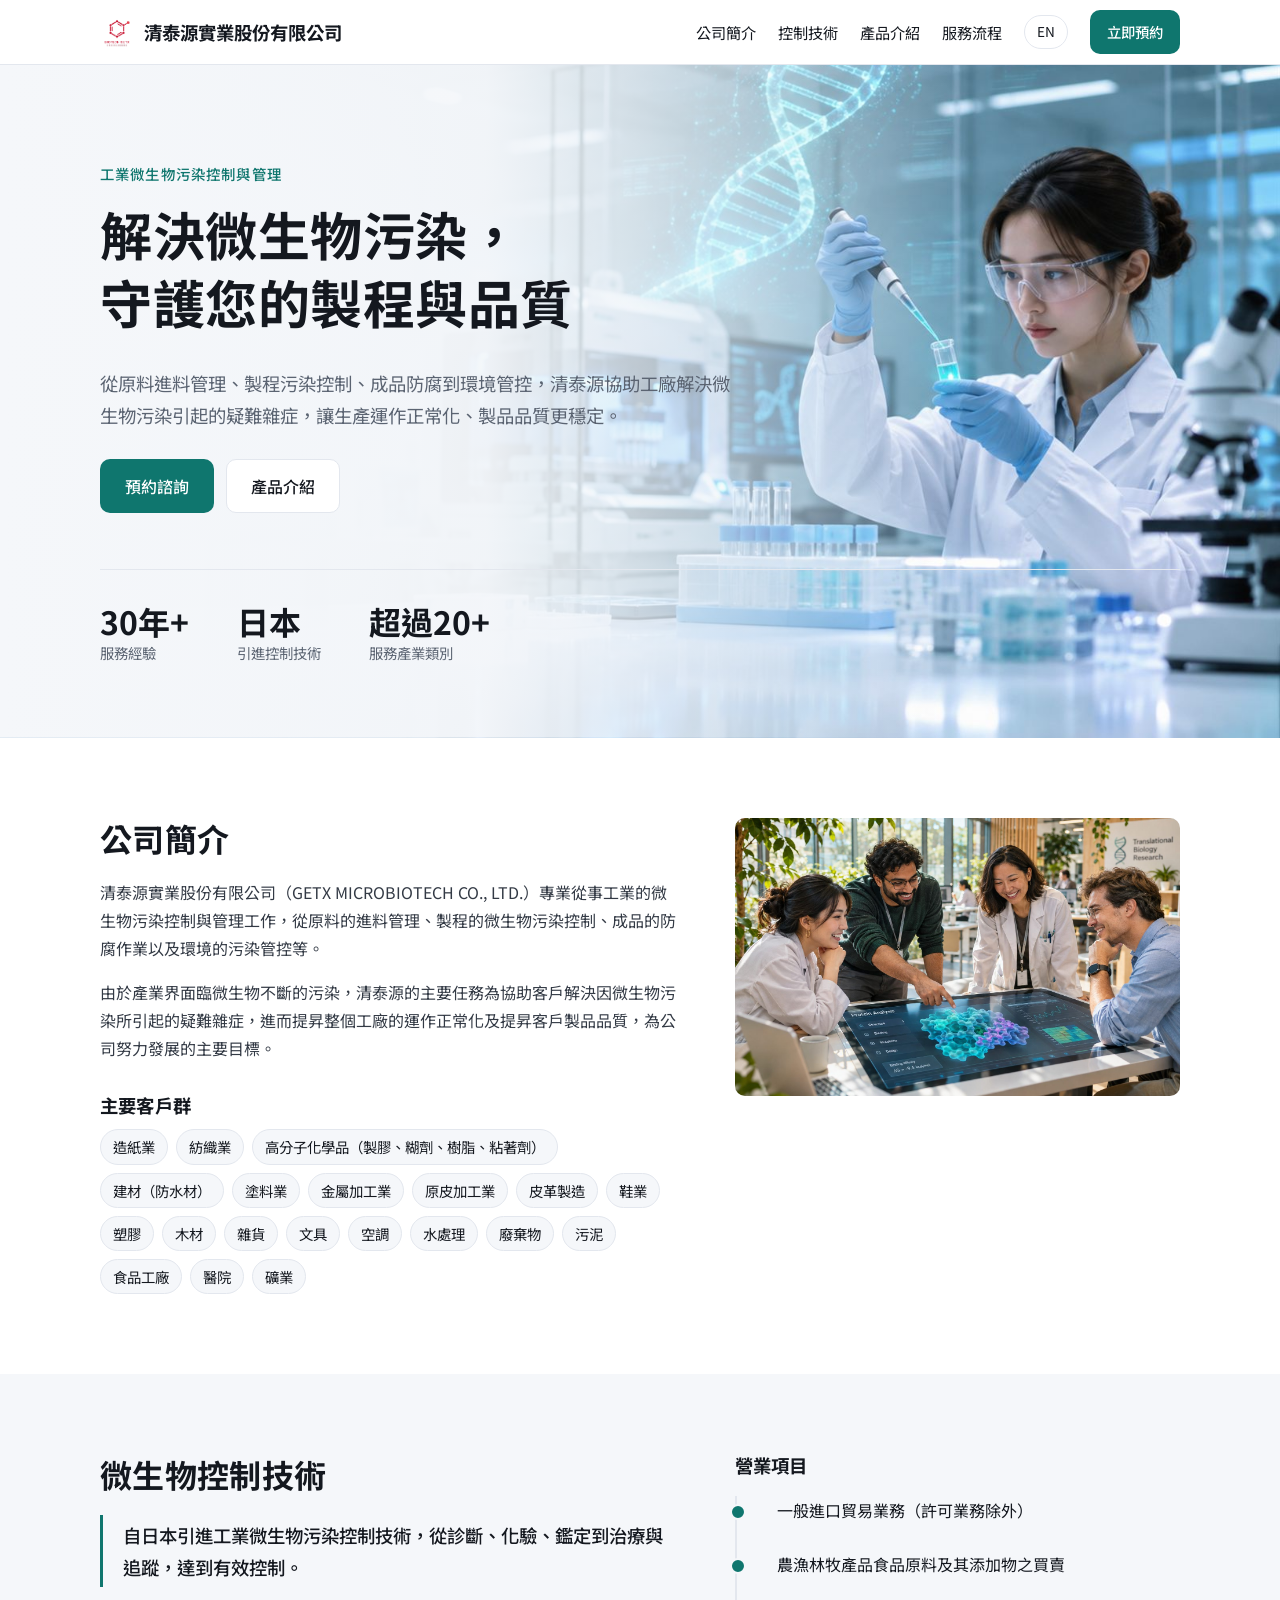
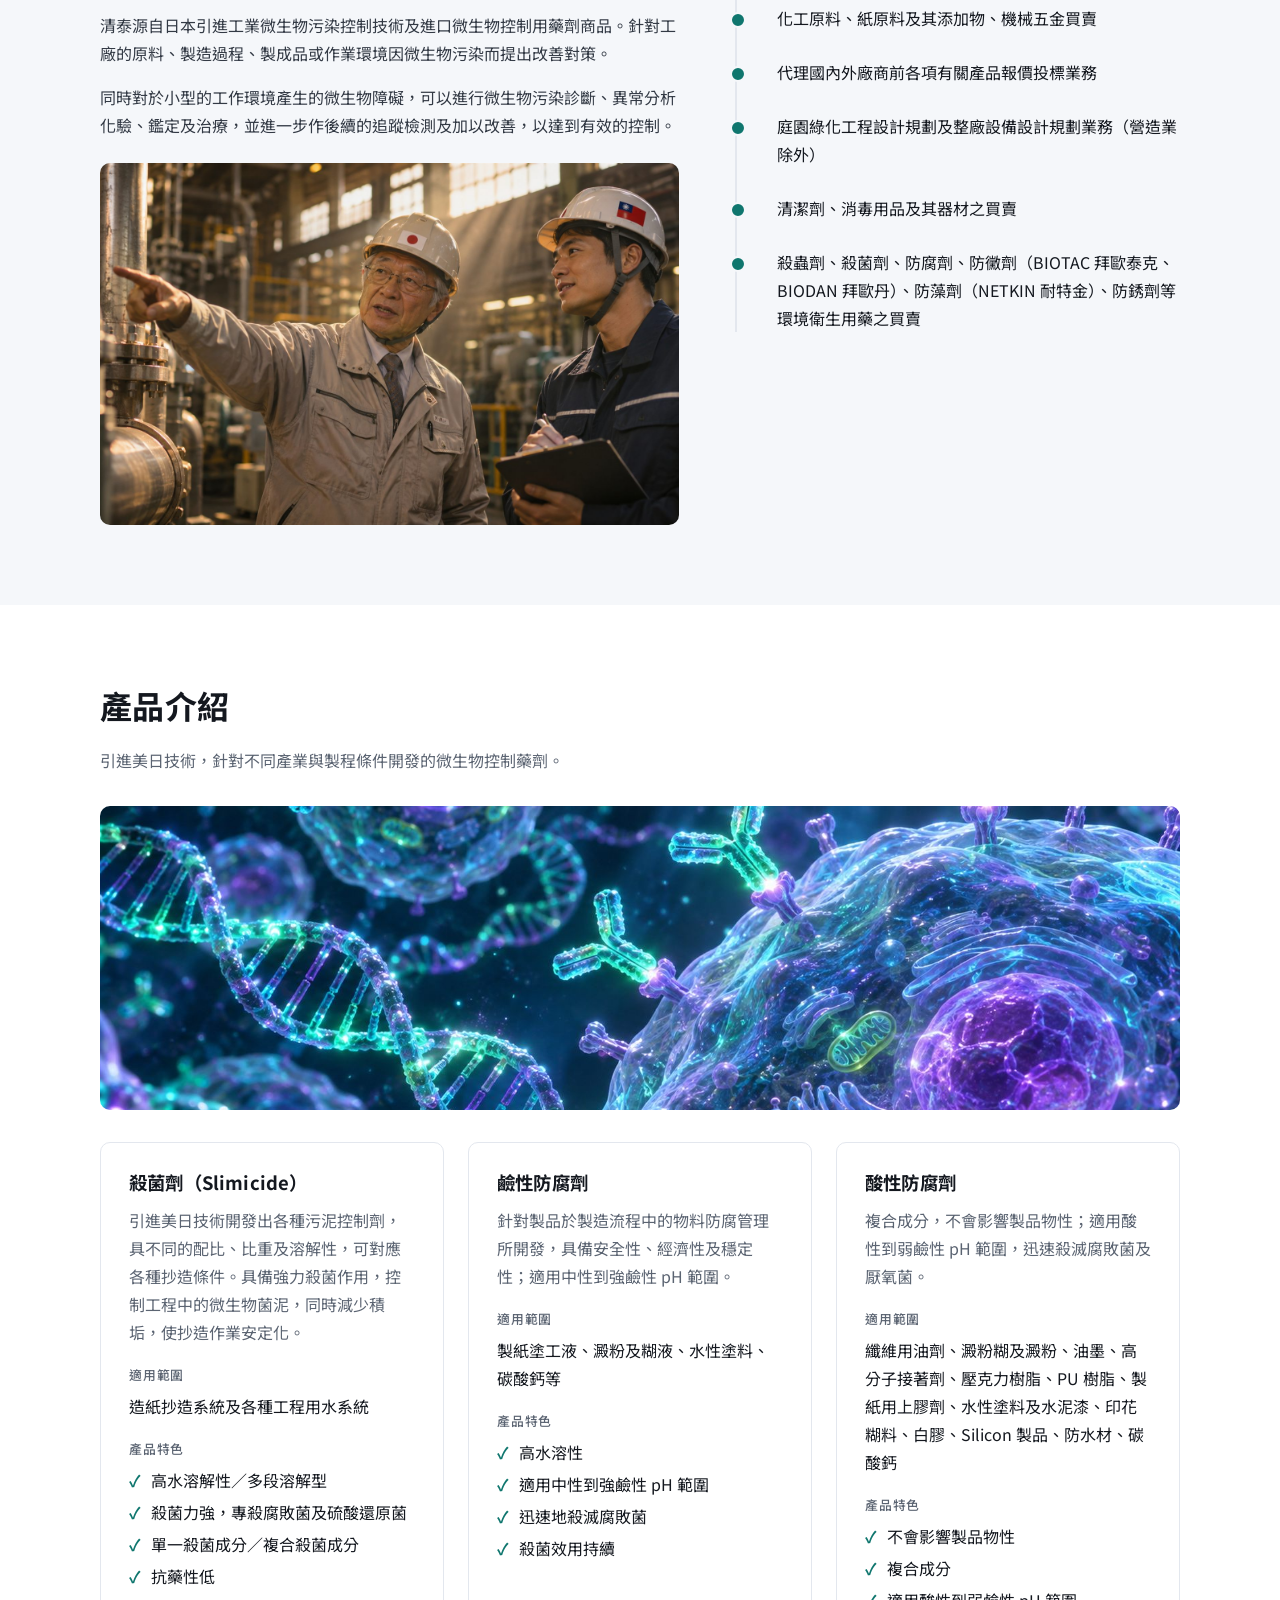
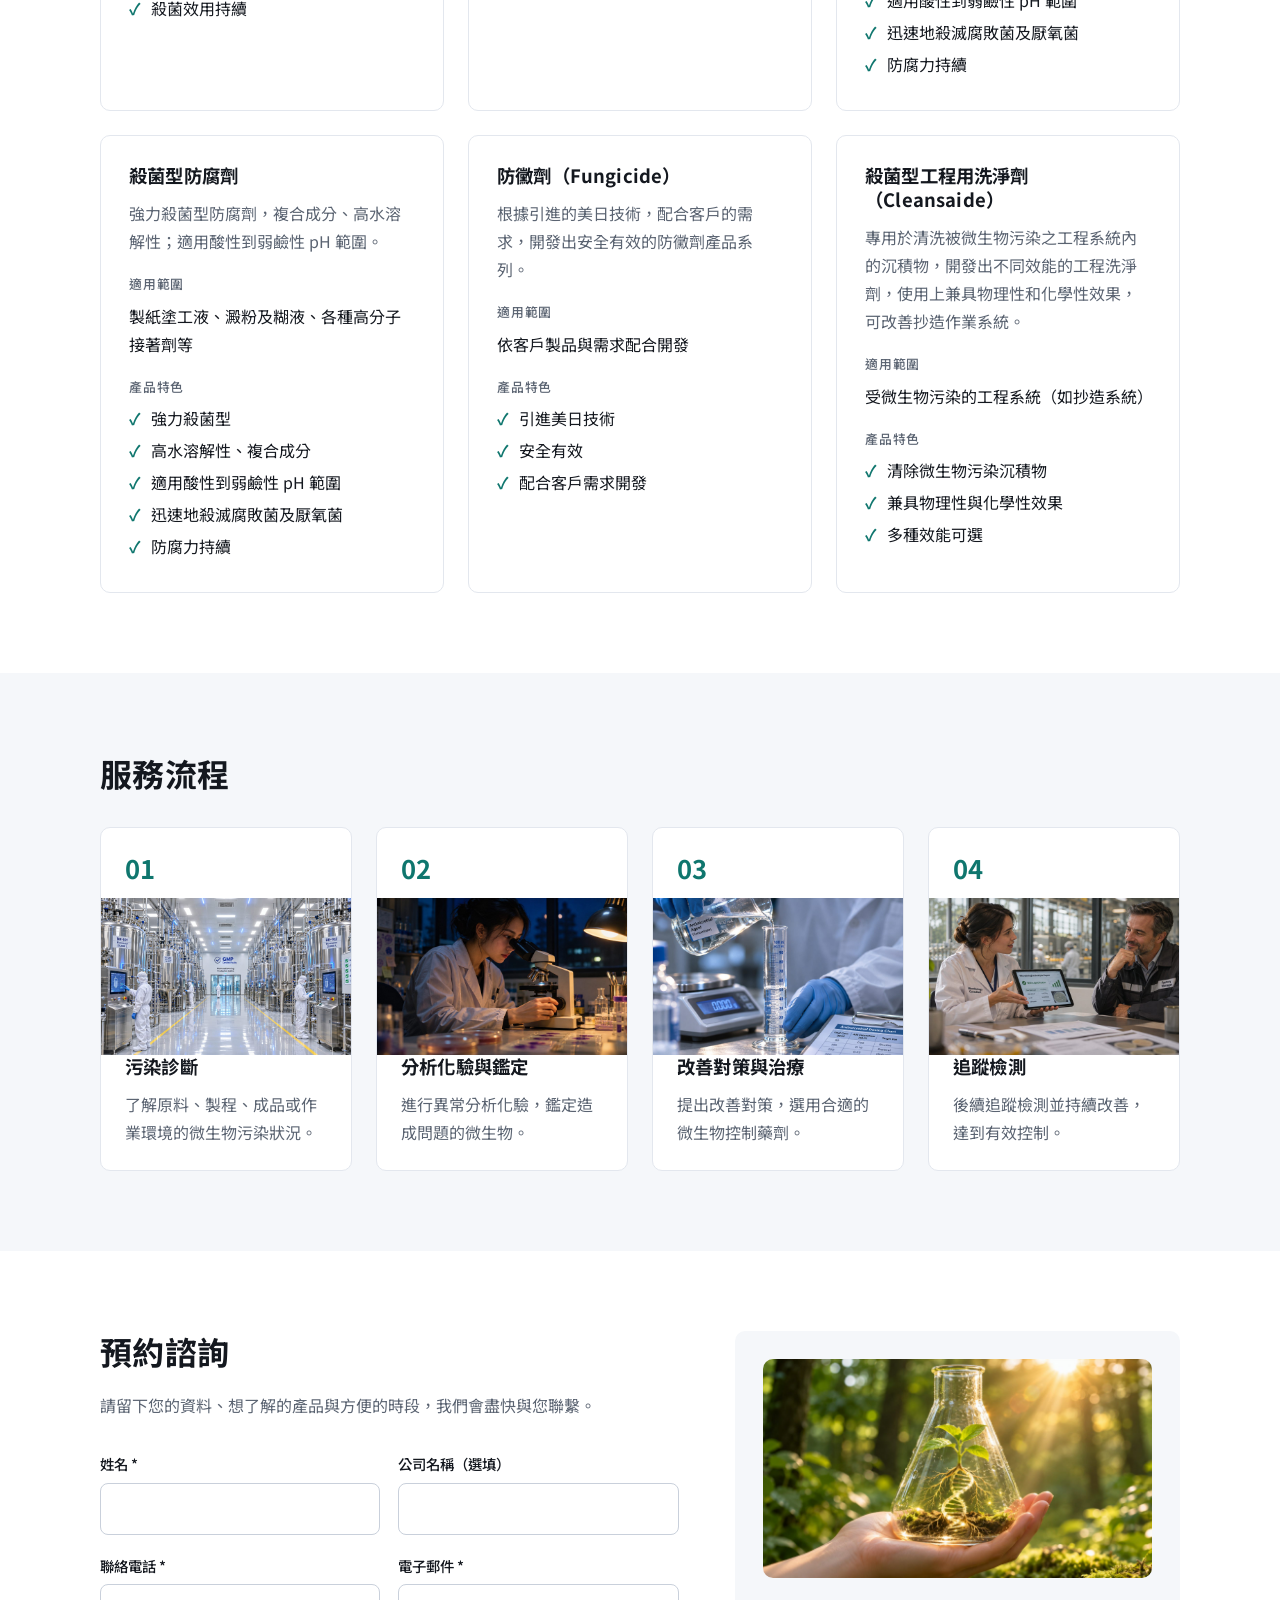
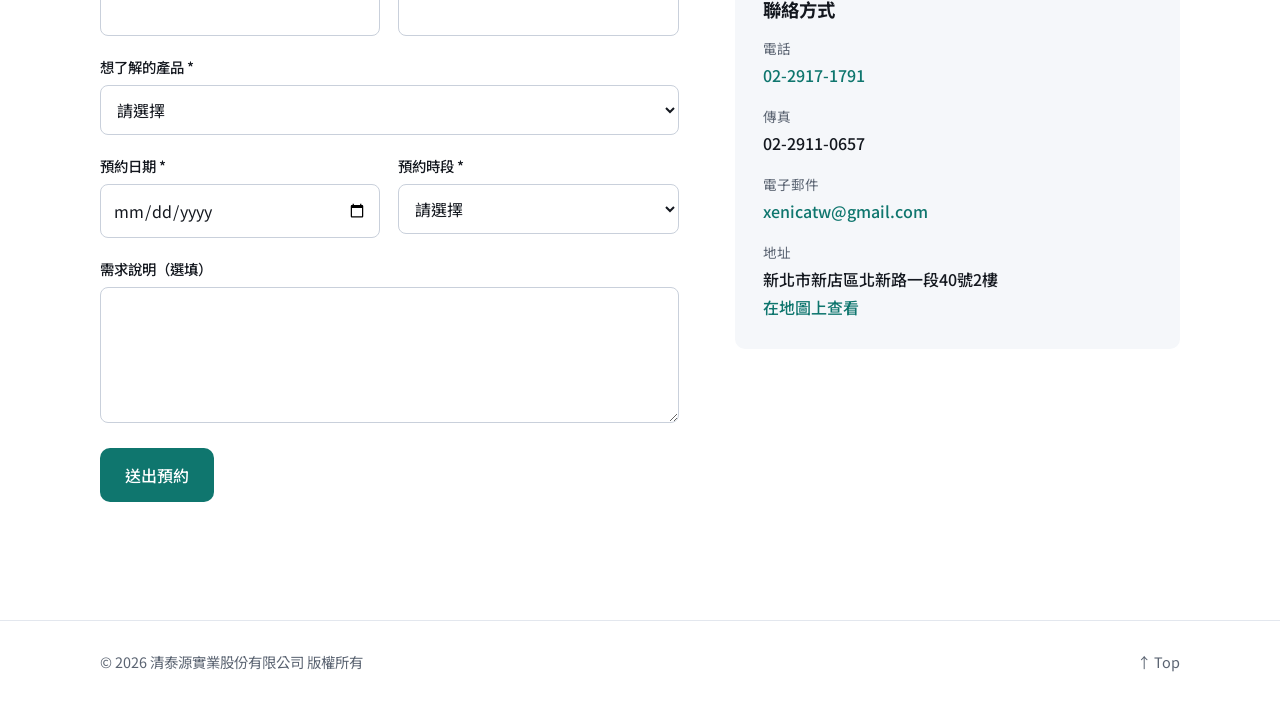
<file: index.html>
<!doctype html>
<html lang="zh-Hant">
<head>
  <meta charset="utf-8">
  <meta name="viewport" content="width=device-width, initial-scale=1">
  <title>清泰源實業股份有限公司｜工業微生物污染控制與管理</title>
  <meta name="description" content="清泰源實業（GETX MICROBIOTECH）專業從事工業微生物污染控制與管理，提供殺菌劑、防腐劑、防黴劑與工程用洗淨劑。">
  <link rel="preconnect" href="https://fonts.googleapis.com">
  <link rel="preconnect" href="https://fonts.gstatic.com" crossorigin>
  <link href="https://fonts.googleapis.com/css2?family=Noto+Sans+TC:wght@400;500;700&display=swap" rel="stylesheet">
  <link rel="stylesheet" href="css/style.css">
</head>
<body>
  <a class="skip" href="#main">跳到主要內容</a>

  <header class="site-header">
    <div class="wrap header-row">
      <a class="logo" href="#top" aria-label="Home">
        <span class="logo-mark" id="logoMark"></span>
        <span class="logo-name" data-t="brand.name"></span>
      </a>
      <button class="nav-toggle" id="navToggle" aria-label="Menu" aria-expanded="false" aria-controls="nav">
        <span></span><span></span><span></span>
      </button>
      <nav class="nav" id="nav">
        <a href="#about" data-t="ui.nav.about"></a>
        <a href="#story" data-t="ui.nav.story"></a>
        <a href="#services" data-t="ui.nav.services"></a>
        <a href="#process" data-t="ui.nav.process"></a>
        <a href="#cases" data-t="ui.nav.cases"></a>
        <a href="#faq" data-t="ui.nav.faq"></a>
        <button class="lang" id="langBtn" type="button" aria-label="Switch language"></button>
        <a class="btn btn-primary btn-sm" href="#booking" data-t="ui.nav.book"></a>
      </nav>
    </div>
  </header>

  <main id="main">
    <section class="hero" id="top">
      <div class="wrap">
        <p class="eyebrow" data-t="hero.eyebrow"></p>
        <h1 data-t="hero.title"></h1>
        <p class="lead" data-t="hero.lead"></p>
        <div class="hero-actions">
          <a class="btn btn-primary" href="#booking" data-t="hero.primary"></a>
          <a class="btn btn-ghost" href="#services" data-t="hero.secondary"></a>
        </div>
        <dl class="stats" id="stats"></dl>
      </div>
    </section>

    <section class="section" id="about">
      <div class="wrap two-col">
        <div>
          <h2 data-t="about.title"></h2>
          <div id="aboutText" class="prose"></div>
          <div id="industries" class="industries">
            <h3 data-t="about.industriesTitle"></h3>
            <ul class="chips" id="industryList"></ul>
          </div>
        </div>
        <div>
          <img class="section-img" id="aboutImg" alt="" hidden>
          <dl class="facts" id="facts"></dl>
        </div>
      </div>
    </section>

    <section class="section section-alt" id="story">
      <div class="wrap two-col">
        <div>
          <h2 data-t="story.title"></h2>
          <blockquote data-t="story.quote"></blockquote>
          <div id="storyText" class="prose"></div>
          <img class="section-img" id="storyImg" alt="" hidden>
        </div>
        <div id="storyAside">
          <h3 data-t="story.listTitle"></h3>
          <ol class="timeline" id="timeline"></ol>
        </div>
      </div>
    </section>

    <section class="section" id="services">
      <div class="wrap">
        <h2 data-t="services.title"></h2>
        <p class="section-lead" data-t="services.lead"></p>
        <img class="banner-img" id="servicesImg" alt="" hidden>
        <div class="cards" id="serviceList"></div>
      </div>
    </section>

    <section class="section section-alt" id="process">
      <div class="wrap">
        <h2 data-t="process.title"></h2>
        <ol class="steps" id="stepList"></ol>
      </div>
    </section>

    <section class="section" id="cases">
      <div class="wrap">
        <h2 data-t="cases.title"></h2>
        <p class="section-lead" data-t="cases.lead"></p>
        <div class="filters" id="caseFilters" role="group"></div>
        <div class="case-grid" id="caseList"></div>
      </div>
    </section>

    <section class="section section-alt" id="faq">
      <div class="wrap narrow">
        <h2 data-t="faq.title"></h2>
        <div id="faqList"></div>
      </div>
    </section>

    <section class="section" id="booking">
      <div class="wrap two-col">
        <div>
          <h2 data-t="bookingSection.title"></h2>
          <p class="section-lead" data-t="bookingSection.lead"></p>
          <form id="bookingForm" class="form" novalidate>
            <div class="field">
              <label for="f-name"><span data-t="ui.form.name"></span> *</label>
              <input id="f-name" name="name" required autocomplete="name">
            </div>
            <div class="field">
              <label for="f-company" data-t="ui.form.company"></label>
              <input id="f-company" name="company" autocomplete="organization">
            </div>
            <div class="field">
              <label for="f-phone"><span data-t="ui.form.phone"></span> *</label>
              <input id="f-phone" name="phone" type="tel" required autocomplete="tel">
            </div>
            <div class="field">
              <label for="f-email"><span data-t="ui.form.email"></span> *</label>
              <input id="f-email" name="email" type="email" required autocomplete="email">
            </div>
            <div class="field field-full">
              <label for="f-service"><span data-t="ui.form.service"></span> *</label>
              <select id="f-service" name="service" required></select>
            </div>
            <div class="field">
              <label for="f-date"><span data-t="ui.form.date"></span> *</label>
              <input id="f-date" name="date" type="date" required>
            </div>
            <div class="field">
              <label for="f-time"><span data-t="ui.form.time"></span> *</label>
              <select id="f-time" name="time" required></select>
            </div>
            <div class="field field-full">
              <label for="f-notes" data-t="ui.form.notes"></label>
              <textarea id="f-notes" name="notes" rows="4"></textarea>
            </div>
            <div class="field field-full">
              <button class="btn btn-primary" type="submit" id="submitBtn" data-t="ui.form.submit"></button>
              <p class="form-msg" id="formMsg" role="status" aria-live="polite"></p>
            </div>
          </form>
        </div>
        <aside class="contact-card">
          <img class="contact-img" id="bookingImg" alt="" hidden>
          <h3 data-t="bookingSection.contactTitle"></h3>
          <dl id="contactList"></dl>
        </aside>
      </div>
    </section>
  </main>

  <footer class="site-footer">
    <div class="wrap footer-row">
      <span id="copyright"></span>
      <span class="visits" id="visits" hidden></span>
      <a href="#top">↑ Top</a>
    </div>
  </footer>

  <script src="js/site.js"></script>
</body>
</html>
</file>
<file: css/style.css>
/* 品牌色由 js/content.js 的 brand.color 設定，這裡是預設值 */
:root {
  --brand: #1f4fd8;
  --brand-dark: #173ba6;
  --ink: #14181f;
  --muted: #5b6472;
  --line: #e3e7ee;
  --bg: #ffffff;
  --bg-alt: #f5f7fa;
  --radius: 10px;
  --font: "Noto Sans TC", "PingFang TC", "Microsoft JhengHei", system-ui, sans-serif;
}

* { box-sizing: border-box; }
html { scroll-behavior: smooth; scroll-padding-top: 76px; }
body {
  margin: 0;
  font-family: var(--font);
  color: var(--ink);
  background: var(--bg);
  line-height: 1.75;
  -webkit-font-smoothing: antialiased;
}
h1, h2, h3 { line-height: 1.3; margin: 0 0 .6em; letter-spacing: .01em; }
h1 { font-size: clamp(2rem, 5vw, 3.25rem); white-space: pre-line; }
h2 { font-size: clamp(1.5rem, 3vw, 2rem); }
h3 { font-size: 1.15rem; }
p { margin: 0 0 1em; }
a { color: var(--brand); }
img { max-width: 100%; display: block; }

.wrap { max-width: 1120px; margin: 0 auto; padding: 0 20px; }
.narrow { max-width: 760px; }
.skip { position: absolute; left: -999px; }
.skip:focus { left: 12px; top: 12px; background: #fff; padding: 8px 12px; z-index: 100; }
:focus-visible { outline: 2px solid var(--brand); outline-offset: 2px; }

/* ---------- Header ---------- */
.site-header {
  position: sticky; top: 0; z-index: 50;
  background: rgba(255, 255, 255, .92);
  backdrop-filter: blur(8px);
  border-bottom: 1px solid var(--line);
}
.header-row { display: flex; align-items: center; justify-content: space-between; height: 64px; }
.logo { display: flex; align-items: center; gap: 10px; text-decoration: none; color: var(--ink); font-weight: 700; font-size: 1.15rem; }
.logo-mark {
  width: 34px; height: 34px; border-radius: 8px;
  background: var(--brand); color: #fff;
  display: grid; place-items: center; font-weight: 700;
}
.logo-mark.has-img { background: none; }
.logo-mark img { width: 100%; height: 100%; object-fit: contain; }
.nav { display: flex; align-items: center; gap: 22px; }
.nav a:not(.btn) { color: var(--ink); text-decoration: none; font-size: .95rem; }
.nav a:not(.btn):hover { color: var(--brand); }
.lang {
  border: 1px solid var(--line); background: #fff; border-radius: 999px;
  padding: 4px 12px; font: inherit; font-size: .85rem; cursor: pointer; color: var(--ink);
}
.lang:hover { border-color: var(--brand); color: var(--brand); }
.nav-toggle { display: none; background: none; border: 0; padding: 10px; cursor: pointer; }
.nav-toggle span { display: block; width: 22px; height: 2px; background: var(--ink); margin: 5px 0; }

/* ---------- Buttons ---------- */
.btn {
  display: inline-block; padding: 12px 24px; border-radius: var(--radius);
  font: inherit; font-weight: 500; text-decoration: none; cursor: pointer;
  border: 1px solid transparent; transition: background .15s, border-color .15s, color .15s;
}
.btn-sm { padding: 8px 16px; font-size: .9rem; }
.btn-primary { background: var(--brand); color: #fff; }
.btn-primary:hover { background: var(--brand-dark); }
.btn-primary:disabled { opacity: .6; cursor: default; }
.btn-ghost { border-color: var(--line); color: var(--ink); background: #fff; }
.btn-ghost:hover { border-color: var(--brand); color: var(--brand); }

/* ---------- Hero ---------- */
.hero { padding: 96px 0 72px; background: linear-gradient(180deg, var(--bg-alt), var(--bg)); }
.eyebrow { color: var(--brand); font-weight: 500; font-size: .9rem; letter-spacing: .08em; margin-bottom: 14px; }
.lead { font-size: 1.15rem; color: var(--muted); max-width: 640px; }
.hero-actions { display: flex; flex-wrap: wrap; gap: 12px; margin: 28px 0 56px; }
.stats { display: flex; flex-wrap: wrap; gap: 48px; margin: 0; padding-top: 32px; border-top: 1px solid var(--line); }
.stats dt { font-size: 2rem; font-weight: 700; line-height: 1.2; }
.stats dd { margin: 0; color: var(--muted); font-size: .9rem; }

/* ---------- Sections ---------- */
.section { padding: 80px 0; }
.section-alt { background: var(--bg-alt); }
.section-lead { color: var(--muted); max-width: 640px; margin-bottom: 32px; }
.two-col { display: grid; grid-template-columns: 1.3fr 1fr; gap: 56px; align-items: start; }
.prose p { color: #333a45; }
.two-col.single { grid-template-columns: 1fr; }

/* ---------- Images ---------- */
.hero.has-img {
  background-image: linear-gradient(90deg, #f5f7fa 0%, rgba(245,247,250,.96) 38%, rgba(245,247,250,.55) 58%, rgba(245,247,250,0) 75%), var(--hero-img);
  background-size: cover;
  background-position: right center;
  min-height: 640px;
}
.section-img, .banner-img, .contact-img { display: block; width: 100%; object-fit: cover; border-radius: var(--radius); }
.section-img { aspect-ratio: 16 / 10; margin-bottom: 24px; }
#storyImg { margin: 24px 0 0; }
.banner-img { aspect-ratio: 32 / 9; margin-bottom: 32px; }
.contact-img { aspect-ratio: 16 / 9; margin-bottom: 20px; }
.steps li.has-img { padding: 0 0 24px; overflow: hidden; }
.steps li.has-img::before, .steps li.has-img h3, .steps li.has-img p { padding: 0 24px; }
.steps li.has-img::before { margin-top: 18px; }
.step-img { width: 100%; aspect-ratio: 16 / 10; object-fit: cover; }
[hidden] { display: none !important; }
.industries { margin-top: 32px; }
.chips { list-style: none; margin: 0; padding: 0; display: flex; flex-wrap: wrap; gap: 8px; }
.chips li { font-size: .9rem; padding: 4px 12px; border-radius: 999px; background: var(--bg-alt); border: 1px solid var(--line); }
#storyAside h3 { margin-bottom: 18px; }

.facts { margin: 0; background: var(--bg-alt); border-radius: var(--radius); padding: 8px 24px; }
.facts div { display: flex; justify-content: space-between; gap: 16px; padding: 14px 0; border-bottom: 1px solid var(--line); }
.facts div:last-child { border-bottom: 0; }
.facts dt { color: var(--muted); }
.facts dd { margin: 0; font-weight: 500; text-align: right; }

blockquote {
  margin: 0 0 24px; padding: 4px 0 4px 20px;
  border-left: 3px solid var(--brand);
  font-size: 1.15rem; font-weight: 500;
}
.timeline { list-style: none; margin: 0; padding: 0 0 0 20px; border-left: 2px solid var(--line); }
.timeline li { position: relative; padding: 0 0 26px 20px; }
.timeline li:last-child { padding-bottom: 0; }
.timeline li::before {
  content: ""; position: absolute; left: -27px; top: 8px;
  width: 12px; height: 12px; border-radius: 50%;
  background: var(--brand); border: 2px solid var(--bg-alt);
}
.timeline strong { display: block; color: var(--brand); }

/* ---------- Services ---------- */
.cards { display: grid; grid-template-columns: repeat(auto-fit, minmax(min(280px, 100%), 1fr)); gap: 24px; }
.card { border: 1px solid var(--line); border-radius: var(--radius); padding: 28px; background: #fff; }
.card p { color: var(--muted); }
.card h4 { margin: 18px 0 6px; font-size: .8rem; color: var(--muted); letter-spacing: .06em; font-weight: 500; }
.card .audience { color: var(--ink); margin: 0; }
.card ul { margin: 0; padding: 0; list-style: none; }
.card li { padding-left: 22px; position: relative; margin-bottom: 4px; }
.card li::before { content: "✓"; position: absolute; left: 0; color: var(--brand); font-weight: 700; }

/* ---------- Process ---------- */
.steps { list-style: none; margin: 32px 0 0; padding: 0; display: grid; grid-template-columns: repeat(auto-fit, minmax(210px, 1fr)); gap: 24px; counter-reset: step; }
.steps li { counter-increment: step; background: #fff; border-radius: var(--radius); padding: 24px; border: 1px solid var(--line); }
.steps li::before {
  content: counter(step, decimal-leading-zero);
  display: block; font-size: 1.6rem; font-weight: 700; color: var(--brand); margin-bottom: 8px;
}
.steps p { color: var(--muted); margin: 0; }

/* ---------- Cases ---------- */
.filters { display: flex; flex-wrap: wrap; gap: 8px; margin-bottom: 28px; }
.filter {
  border: 1px solid var(--line); background: #fff; border-radius: 999px;
  padding: 6px 16px; font: inherit; font-size: .9rem; cursor: pointer; color: var(--ink);
}
.filter:hover { border-color: var(--brand); }
.filter[aria-pressed="true"] { background: var(--brand); border-color: var(--brand); color: #fff; }
.case-grid { display: grid; grid-template-columns: repeat(auto-fill, minmax(min(300px, 100%), 1fr)); gap: 24px; }
.case { border: 1px solid var(--line); border-radius: var(--radius); overflow: hidden; background: #fff; }
.case-img { aspect-ratio: 16 / 10; background: linear-gradient(135deg, var(--brand), var(--brand-dark)); display: grid; place-items: center; color: rgba(255,255,255,.85); font-size: 2.2rem; font-weight: 700; }
.case-img img { width: 100%; height: 100%; object-fit: cover; }
.case-body { padding: 20px 22px 22px; }
.tag { display: inline-block; font-size: .78rem; color: var(--brand); background: var(--bg-alt); padding: 2px 10px; border-radius: 999px; margin-bottom: 10px; }
.case h3 { margin-bottom: 4px; }
.case .client { color: var(--muted); font-size: .88rem; margin-bottom: 10px; }
.case .result { margin: 0; }

/* ---------- FAQ ---------- */
details { background: #fff; border: 1px solid var(--line); border-radius: var(--radius); margin-bottom: 12px; }
summary { cursor: pointer; padding: 18px 48px 18px 22px; font-weight: 500; list-style: none; position: relative; }
summary::-webkit-details-marker { display: none; }
summary::after { content: "+"; position: absolute; right: 22px; top: 50%; transform: translateY(-50%); font-size: 1.4rem; color: var(--brand); }
details[open] summary::after { content: "−"; }
details p { padding: 0 22px 18px; margin: 0; color: var(--muted); }

/* ---------- Booking form ---------- */
.form { display: grid; grid-template-columns: 1fr 1fr; gap: 18px; }
.field-full { grid-column: 1 / -1; }
.field label { display: block; font-size: .9rem; margin-bottom: 6px; font-weight: 500; }
.field input, .field select, .field textarea {
  width: 100%; padding: 11px 12px; font: inherit; color: var(--ink);
  border: 1px solid #c9d0db; border-radius: 8px; background: #fff;
}
.field input:focus, .field select:focus, .field textarea:focus { outline: 2px solid var(--brand); outline-offset: 0; border-color: var(--brand); }
.field .invalid { border-color: #c62828; }
.form-msg { margin: 14px 0 0; min-height: 1.5em; }
.form-msg.ok { color: #1b7a3d; }
.form-msg.err { color: #c62828; }

.contact-card { background: var(--bg-alt); border-radius: var(--radius); padding: 28px; }
.contact-card dl { margin: 0; }
.contact-card dt { color: var(--muted); font-size: .85rem; margin-top: 16px; }
.contact-card dd { margin: 0; font-weight: 500; word-break: break-word; }
.contact-card a { text-decoration: none; }
.contact-card a:hover { text-decoration: underline; }

/* ---------- Footer ---------- */
.site-footer { border-top: 1px solid var(--line); padding: 28px 0; color: var(--muted); font-size: .9rem; }
.footer-row { display: flex; justify-content: space-between; gap: 16px; flex-wrap: wrap; }
.site-footer a { color: var(--muted); text-decoration: none; }
.visits { font-variant-numeric: tabular-nums; }

/* ---------- Responsive ---------- */
@media (max-width: 900px) {
  .two-col { grid-template-columns: 1fr; gap: 36px; }
  .nav-toggle { display: block; }
  .nav {
    display: none; position: absolute; top: 64px; left: 0; right: 0;
    flex-direction: column; align-items: stretch; gap: 0;
    background: #fff; border-bottom: 1px solid var(--line); padding: 8px 20px 20px;
  }
  .nav.open { display: flex; }
  .nav a:not(.btn) { padding: 12px 0; border-bottom: 1px solid var(--line); }
  .lang { align-self: flex-start; margin: 14px 0; }
  .nav .btn { text-align: center; }
  .hero { padding: 64px 0 48px; }
  .hero.has-img {
    min-height: 0;
    background-image: linear-gradient(rgba(245,247,250,.9), rgba(245,247,250,.9)), var(--hero-img);
    background-position: 70% center;
  }
  .banner-img { aspect-ratio: 16 / 7; }
  .section { padding: 56px 0; }
  .stats { gap: 28px; }
}
@media (max-width: 560px) {
  .form { grid-template-columns: 1fr; }
}
@media (prefers-reduced-motion: reduce) {
  html { scroll-behavior: auto; }
}
</file>
